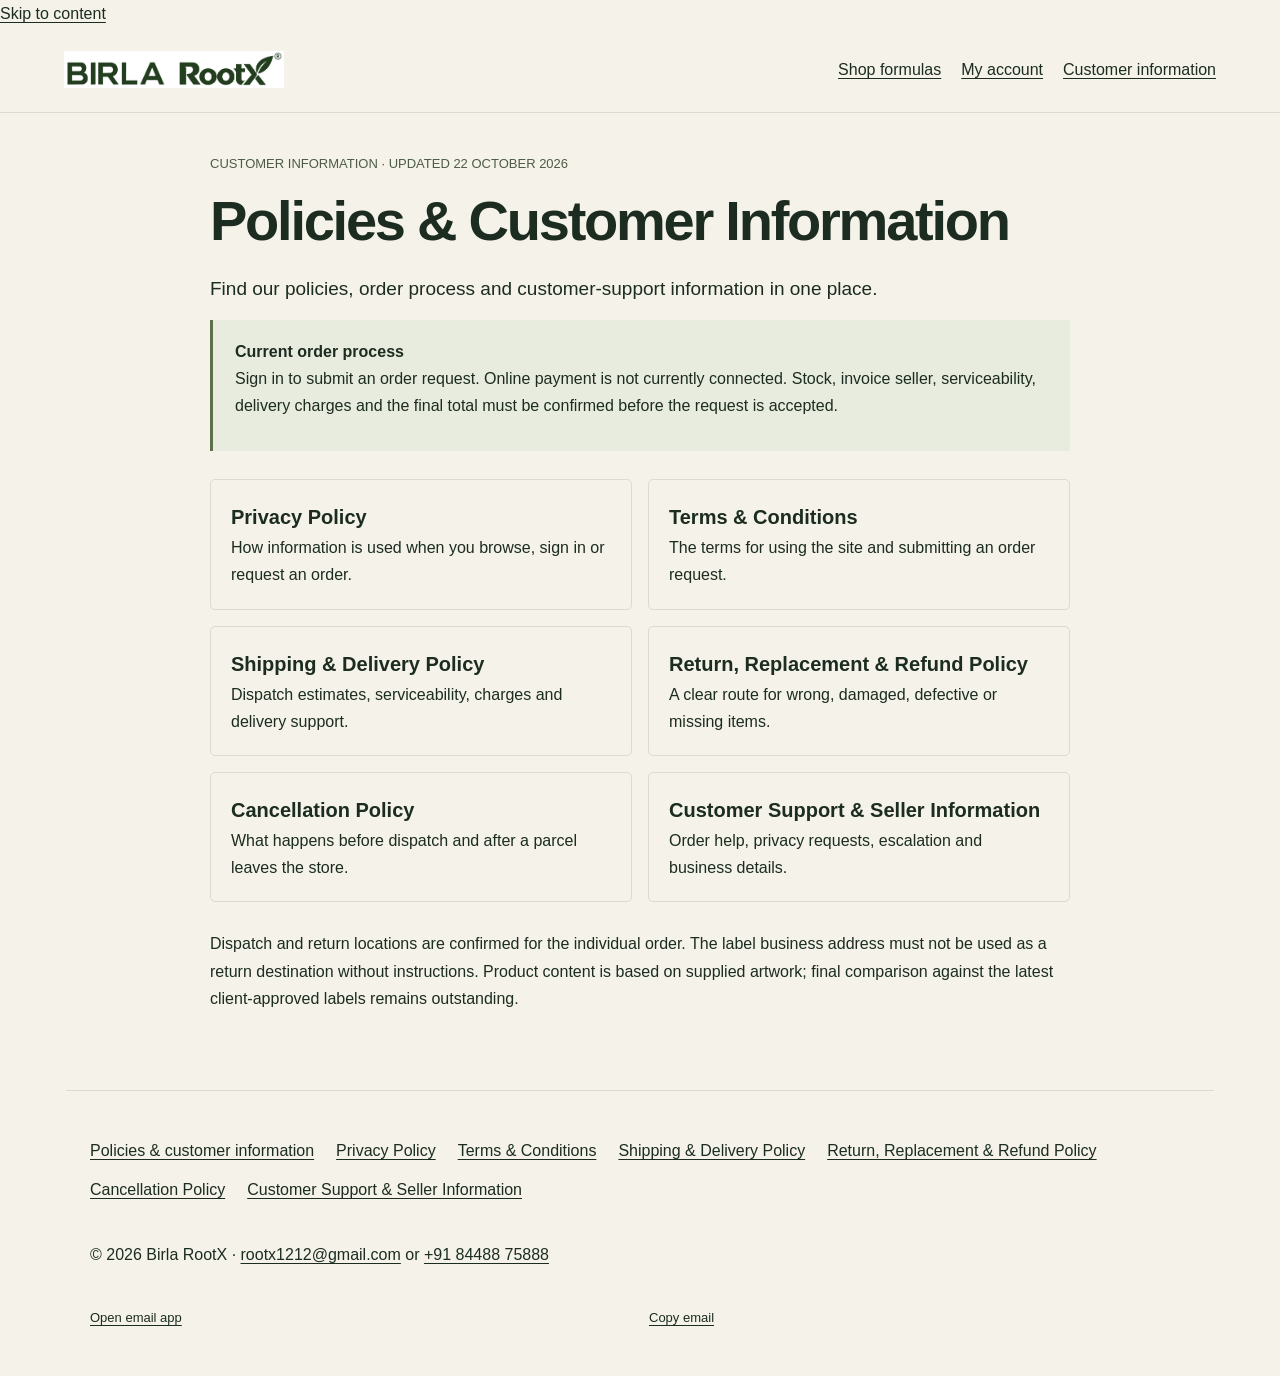
<file: policies/index.html>
<!doctype html><html lang="en"><head><meta charset="utf-8"><meta name="viewport" content="width=device-width,initial-scale=1"><meta name="theme-color" content="#f4f2e9"><title>Policies &amp; Customer Information | Birla RootX</title><meta name="description" content="Find our policies, order process and customer-support information in one place."><meta name="robots" content="noindex,follow"><link rel="canonical" href="https://birlarootx.com/policies/index.html"><link rel="icon" href="/favicon.svg" type="image/svg+xml"><link rel="stylesheet" href="/customer-info.css?v=20261022"><link rel="stylesheet" href="/customer-contact.css?v=20261022"></head><body class="policy-body"><a class="skip-link" href="#main">Skip to content</a><header class="policy-header"><a href="/" aria-label="Birla RootX home"><img src="/birla-rootx-original-logo.png" alt="Birla RootX" width="2153" height="359"></a><nav aria-label="Main navigation"><a href="/#products">Shop formulas</a><a href="/account.html">My account</a><a href="/policies/index.html">Customer information</a></nav></header><main id="main" class="policy-main"><p class="policy-meta">CUSTOMER INFORMATION · UPDATED 22 OCTOBER 2026</p><h1>Policies &amp; Customer Information</h1><p class="policy-intro">Find our policies, order process and customer-support information in one place.</p><div class="policy-status"><strong>Current order process</strong><p>Sign in to submit an order request. Online payment is not currently connected. Stock, invoice seller, serviceability, delivery charges and the final total must be confirmed before the request is accepted.</p></div><div class="policy-grid"><a class="policy-card" href="/policies/privacy.html"><strong>Privacy Policy</strong><span>How information is used when you browse, sign in or request an order.</span></a><a class="policy-card" href="/policies/terms.html"><strong>Terms &amp; Conditions</strong><span>The terms for using the site and submitting an order request.</span></a><a class="policy-card" href="/policies/shipping.html"><strong>Shipping &amp; Delivery Policy</strong><span>Dispatch estimates, serviceability, charges and delivery support.</span></a><a class="policy-card" href="/policies/returns.html"><strong>Return, Replacement &amp; Refund Policy</strong><span>A clear route for wrong, damaged, defective or missing items.</span></a><a class="policy-card" href="/policies/cancellation.html"><strong>Cancellation Policy</strong><span>What happens before dispatch and after a parcel leaves the store.</span></a><a class="policy-card" href="/policies/support.html"><strong>Customer Support &amp; Seller Information</strong><span>Order help, privacy requests, escalation and business details.</span></a></div><p>Dispatch and return locations are confirmed for the individual order. The label business address must not be used as a return destination without instructions. Product content is based on supplied artwork; final comparison against the latest client-approved labels remains outstanding.</p></main><footer class="policy-footer"><nav class="policy-links" aria-label="Policies and customer information"><a href="/policies/index.html">Policies &amp; customer information</a><a href="/policies/privacy.html">Privacy Policy</a><a href="/policies/terms.html">Terms &amp; Conditions</a><a href="/policies/shipping.html">Shipping &amp; Delivery Policy</a><a href="/policies/returns.html">Return, Replacement &amp; Refund Policy</a><a href="/policies/cancellation.html">Cancellation Policy</a><a href="/policies/support.html">Customer Support &amp; Seller Information</a></nav><p>© 2026 Birla RootX · <a href="mailto:rootx1212@gmail.com">rootx1212@gmail.com</a> or <a href="tel:+918448875888">+91 84488 75888</a></p></footer><script src="/customer-contact.js?v=20261022" defer></script></body></html>
</file>
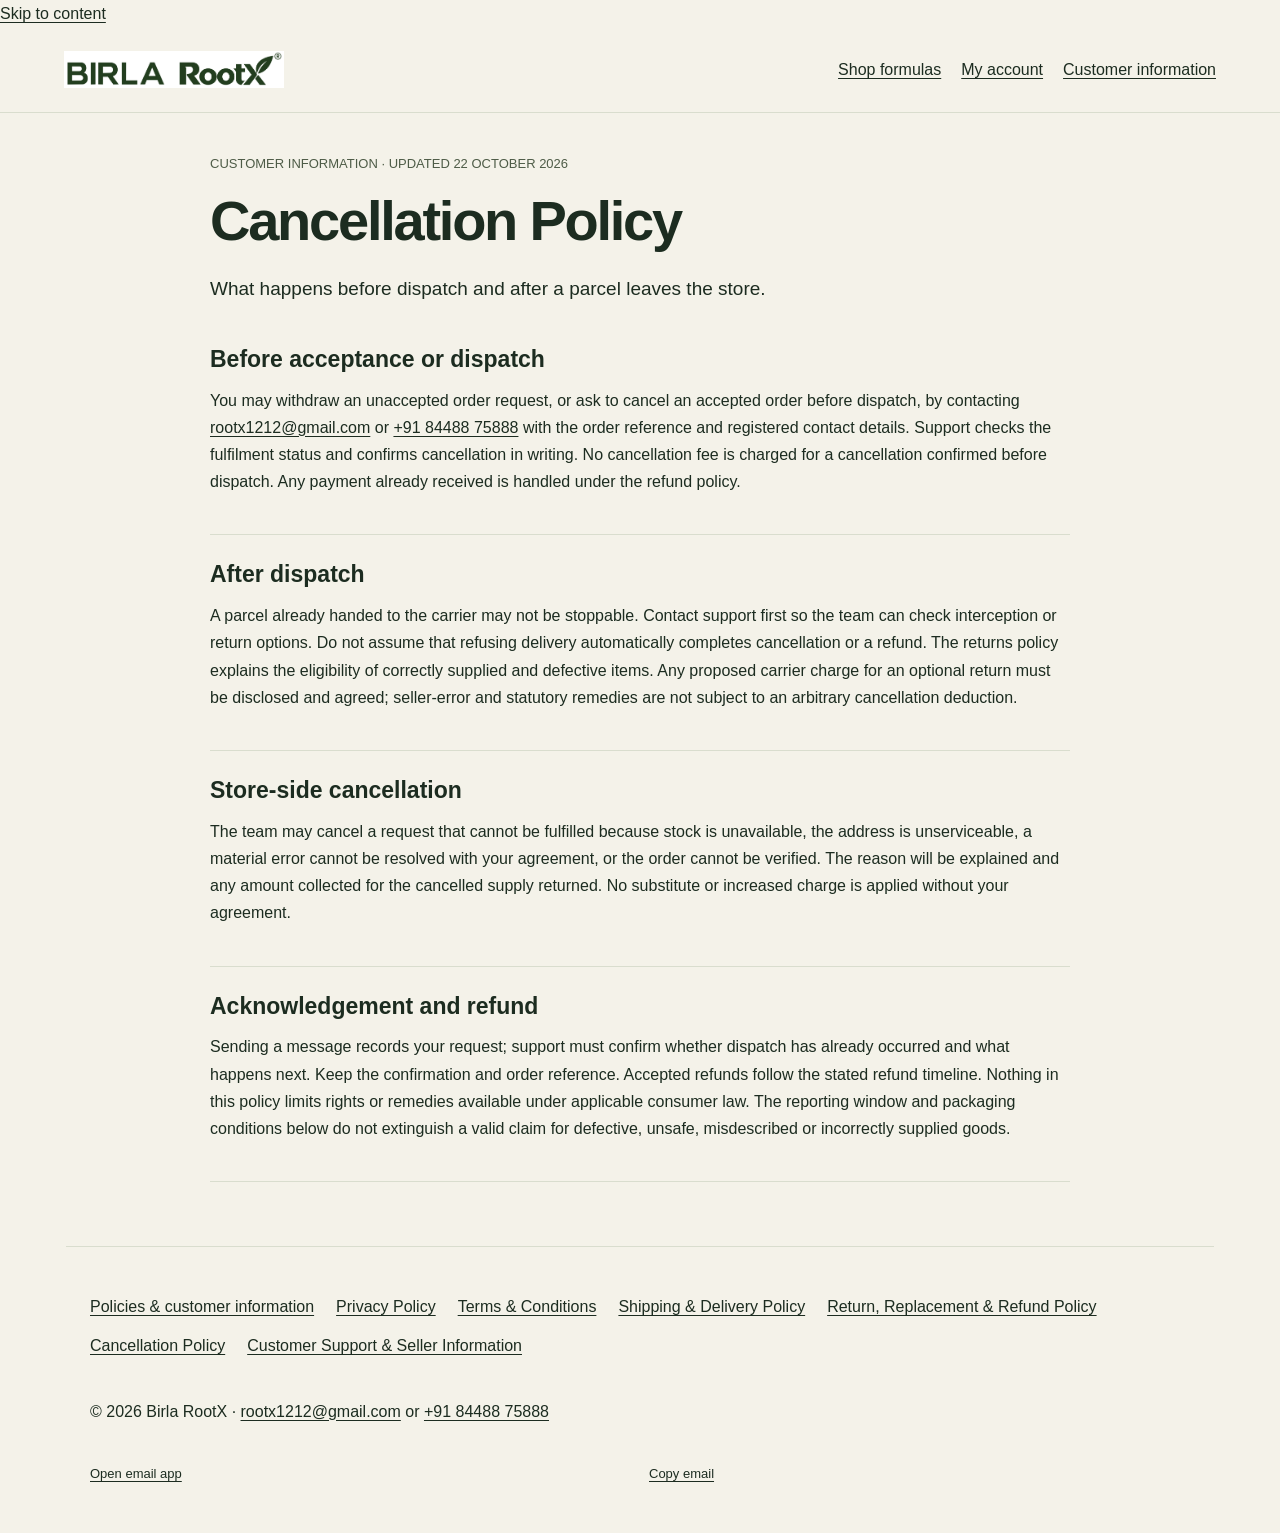
<file: policies/cancellation.html>
<!doctype html><html lang="en"><head><meta charset="utf-8"><meta name="viewport" content="width=device-width,initial-scale=1"><meta name="theme-color" content="#f4f2e9"><title>Cancellation Policy | Birla RootX</title><meta name="description" content="What happens before dispatch and after a parcel leaves the store."><meta name="robots" content="noindex,follow"><link rel="canonical" href="https://birlarootx.com/policies/cancellation.html"><link rel="icon" href="/favicon.svg" type="image/svg+xml"><link rel="stylesheet" href="/customer-info.css?v=20261022"><link rel="stylesheet" href="/customer-contact.css?v=20261022"></head><body class="policy-body"><a class="skip-link" href="#main">Skip to content</a><header class="policy-header"><a href="/" aria-label="Birla RootX home"><img src="/birla-rootx-original-logo.png" alt="Birla RootX" width="2153" height="359"></a><nav aria-label="Main navigation"><a href="/#products">Shop formulas</a><a href="/account.html">My account</a><a href="/policies/index.html">Customer information</a></nav></header><main id="main" class="policy-main"><p class="policy-meta">CUSTOMER INFORMATION · UPDATED 22 OCTOBER 2026</p><h1>Cancellation Policy</h1><p class="policy-intro">What happens before dispatch and after a parcel leaves the store.</p><section><h2>Before acceptance or dispatch</h2><p>You may withdraw an unaccepted order request, or ask to cancel an accepted order before dispatch, by contacting <a href="mailto:rootx1212@gmail.com">rootx1212@gmail.com</a> or <a href="tel:+918448875888">+91 84488 75888</a> with the order reference and registered contact details. Support checks the fulfilment status and confirms cancellation in writing. No cancellation fee is charged for a cancellation confirmed before dispatch. Any payment already received is handled under the refund policy.</p></section><section><h2>After dispatch</h2><p>A parcel already handed to the carrier may not be stoppable. Contact support first so the team can check interception or return options. Do not assume that refusing delivery automatically completes cancellation or a refund. The returns policy explains the eligibility of correctly supplied and defective items. Any proposed carrier charge for an optional return must be disclosed and agreed; seller-error and statutory remedies are not subject to an arbitrary cancellation deduction.</p></section><section><h2>Store-side cancellation</h2><p>The team may cancel a request that cannot be fulfilled because stock is unavailable, the address is unserviceable, a material error cannot be resolved with your agreement, or the order cannot be verified. The reason will be explained and any amount collected for the cancelled supply returned. No substitute or increased charge is applied without your agreement.</p></section><section><h2>Acknowledgement and refund</h2><p>Sending a message records your request; support must confirm whether dispatch has already occurred and what happens next. Keep the confirmation and order reference. Accepted refunds follow the stated refund timeline. Nothing in this policy limits rights or remedies available under applicable consumer law. The reporting window and packaging conditions below do not extinguish a valid claim for defective, unsafe, misdescribed or incorrectly supplied goods.</p></section></main><footer class="policy-footer"><nav class="policy-links" aria-label="Policies and customer information"><a href="/policies/index.html">Policies &amp; customer information</a><a href="/policies/privacy.html">Privacy Policy</a><a href="/policies/terms.html">Terms &amp; Conditions</a><a href="/policies/shipping.html">Shipping &amp; Delivery Policy</a><a href="/policies/returns.html">Return, Replacement &amp; Refund Policy</a><a href="/policies/cancellation.html">Cancellation Policy</a><a href="/policies/support.html">Customer Support &amp; Seller Information</a></nav><p>© 2026 Birla RootX · <a href="mailto:rootx1212@gmail.com">rootx1212@gmail.com</a> or <a href="tel:+918448875888">+91 84488 75888</a></p></footer><script src="/customer-contact.js?v=20261022" defer></script></body></html>
</file>
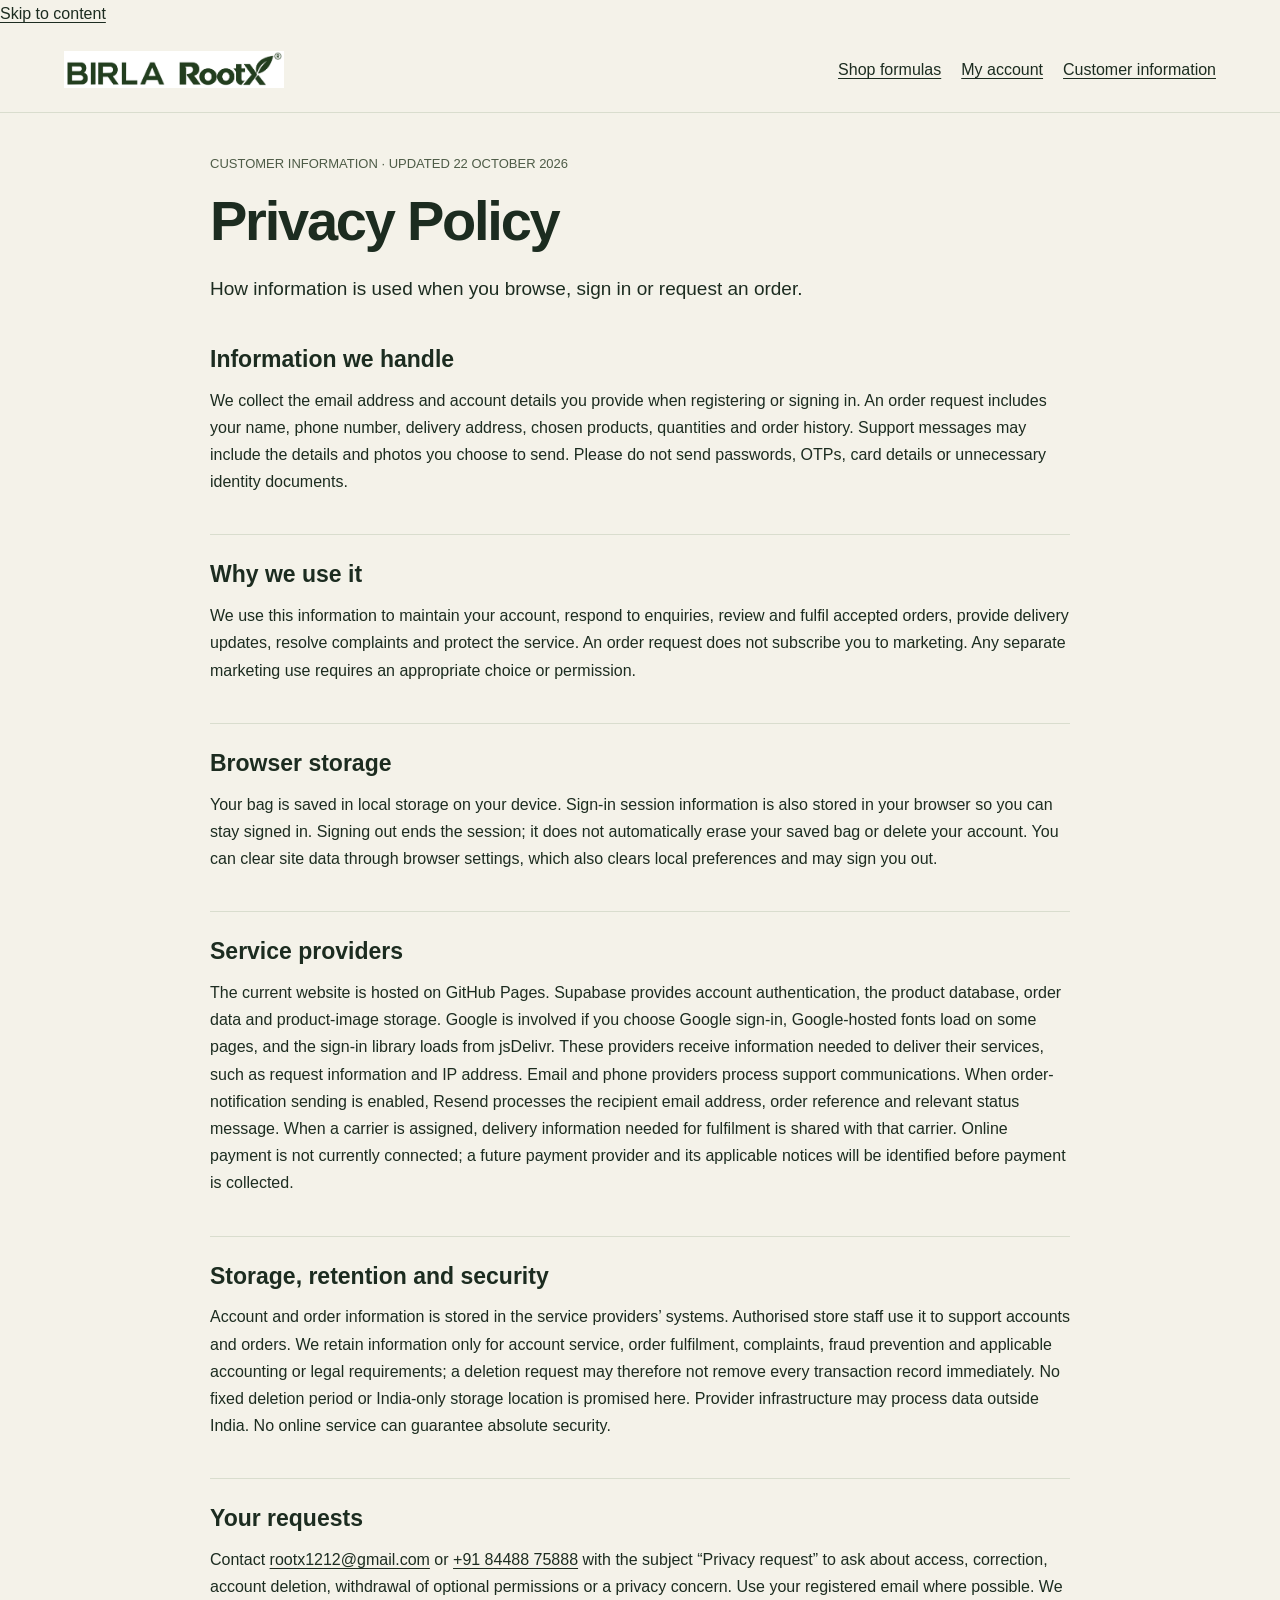
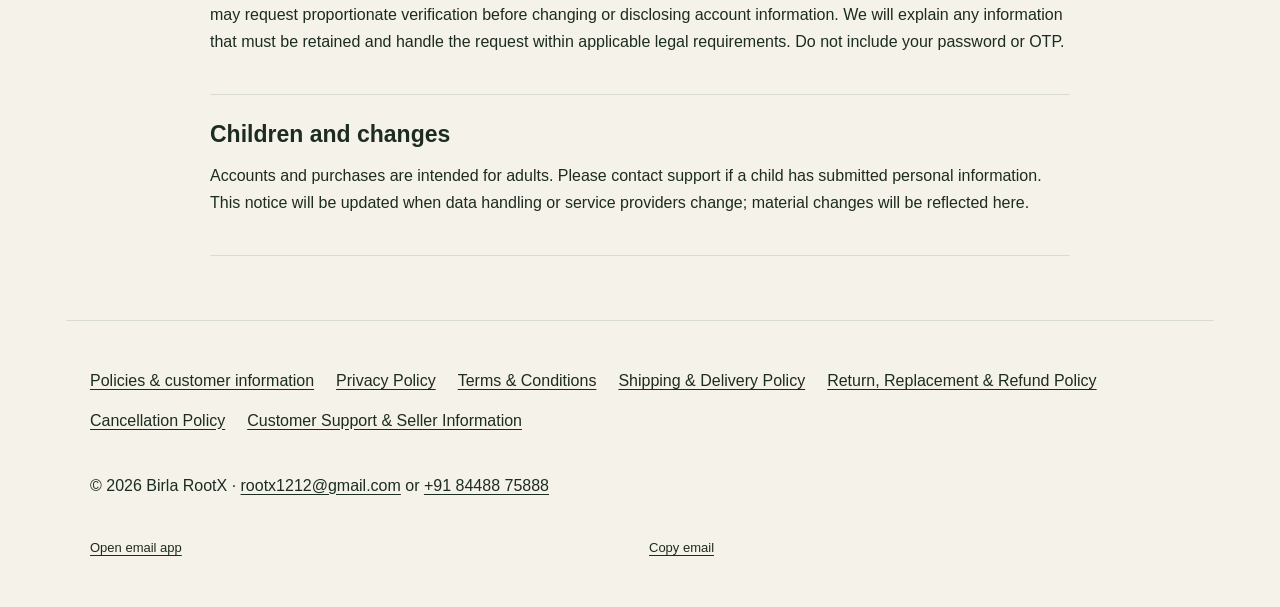
<file: policies/privacy.html>
<!doctype html><html lang="en"><head><meta charset="utf-8"><meta name="viewport" content="width=device-width,initial-scale=1"><meta name="theme-color" content="#f4f2e9"><title>Privacy Policy | Birla RootX</title><meta name="description" content="How information is used when you browse, sign in or request an order."><meta name="robots" content="noindex,follow"><link rel="canonical" href="https://birlarootx.com/policies/privacy.html"><link rel="icon" href="/favicon.svg" type="image/svg+xml"><link rel="stylesheet" href="/customer-info.css?v=20261022"><link rel="stylesheet" href="/customer-contact.css?v=20261022"></head><body class="policy-body"><a class="skip-link" href="#main">Skip to content</a><header class="policy-header"><a href="/" aria-label="Birla RootX home"><img src="/birla-rootx-original-logo.png" alt="Birla RootX" width="2153" height="359"></a><nav aria-label="Main navigation"><a href="/#products">Shop formulas</a><a href="/account.html">My account</a><a href="/policies/index.html">Customer information</a></nav></header><main id="main" class="policy-main"><p class="policy-meta">CUSTOMER INFORMATION · UPDATED 22 OCTOBER 2026</p><h1>Privacy Policy</h1><p class="policy-intro">How information is used when you browse, sign in or request an order.</p><section><h2>Information we handle</h2><p>We collect the email address and account details you provide when registering or signing in. An order request includes your name, phone number, delivery address, chosen products, quantities and order history. Support messages may include the details and photos you choose to send. Please do not send passwords, OTPs, card details or unnecessary identity documents.</p></section><section><h2>Why we use it</h2><p>We use this information to maintain your account, respond to enquiries, review and fulfil accepted orders, provide delivery updates, resolve complaints and protect the service. An order request does not subscribe you to marketing. Any separate marketing use requires an appropriate choice or permission.</p></section><section><h2>Browser storage</h2><p>Your bag is saved in local storage on your device. Sign-in session information is also stored in your browser so you can stay signed in. Signing out ends the session; it does not automatically erase your saved bag or delete your account. You can clear site data through browser settings, which also clears local preferences and may sign you out.</p></section><section><h2>Service providers</h2><p>The current website is hosted on GitHub Pages. Supabase provides account authentication, the product database, order data and product-image storage. Google is involved if you choose Google sign-in, Google-hosted fonts load on some pages, and the sign-in library loads from jsDelivr. These providers receive information needed to deliver their services, such as request information and IP address. Email and phone providers process support communications. When order-notification sending is enabled, Resend processes the recipient email address, order reference and relevant status message. When a carrier is assigned, delivery information needed for fulfilment is shared with that carrier. Online payment is not currently connected; a future payment provider and its applicable notices will be identified before payment is collected.</p></section><section><h2>Storage, retention and security</h2><p>Account and order information is stored in the service providers’ systems. Authorised store staff use it to support accounts and orders. We retain information only for account service, order fulfilment, complaints, fraud prevention and applicable accounting or legal requirements; a deletion request may therefore not remove every transaction record immediately. No fixed deletion period or India-only storage location is promised here. Provider infrastructure may process data outside India. No online service can guarantee absolute security.</p></section><section><h2>Your requests</h2><p>Contact <a href="mailto:rootx1212@gmail.com">rootx1212@gmail.com</a> or <a href="tel:+918448875888">+91 84488 75888</a> with the subject “Privacy request” to ask about access, correction, account deletion, withdrawal of optional permissions or a privacy concern. Use your registered email where possible. We may request proportionate verification before changing or disclosing account information. We will explain any information that must be retained and handle the request within applicable legal requirements. Do not include your password or OTP.</p></section><section><h2>Children and changes</h2><p>Accounts and purchases are intended for adults. Please contact support if a child has submitted personal information. This notice will be updated when data handling or service providers change; material changes will be reflected here.</p></section></main><footer class="policy-footer"><nav class="policy-links" aria-label="Policies and customer information"><a href="/policies/index.html">Policies &amp; customer information</a><a href="/policies/privacy.html">Privacy Policy</a><a href="/policies/terms.html">Terms &amp; Conditions</a><a href="/policies/shipping.html">Shipping &amp; Delivery Policy</a><a href="/policies/returns.html">Return, Replacement &amp; Refund Policy</a><a href="/policies/cancellation.html">Cancellation Policy</a><a href="/policies/support.html">Customer Support &amp; Seller Information</a></nav><p>© 2026 Birla RootX · <a href="mailto:rootx1212@gmail.com">rootx1212@gmail.com</a> or <a href="tel:+918448875888">+91 84488 75888</a></p></footer><script src="/customer-contact.js?v=20261022" defer></script></body></html>
</file>
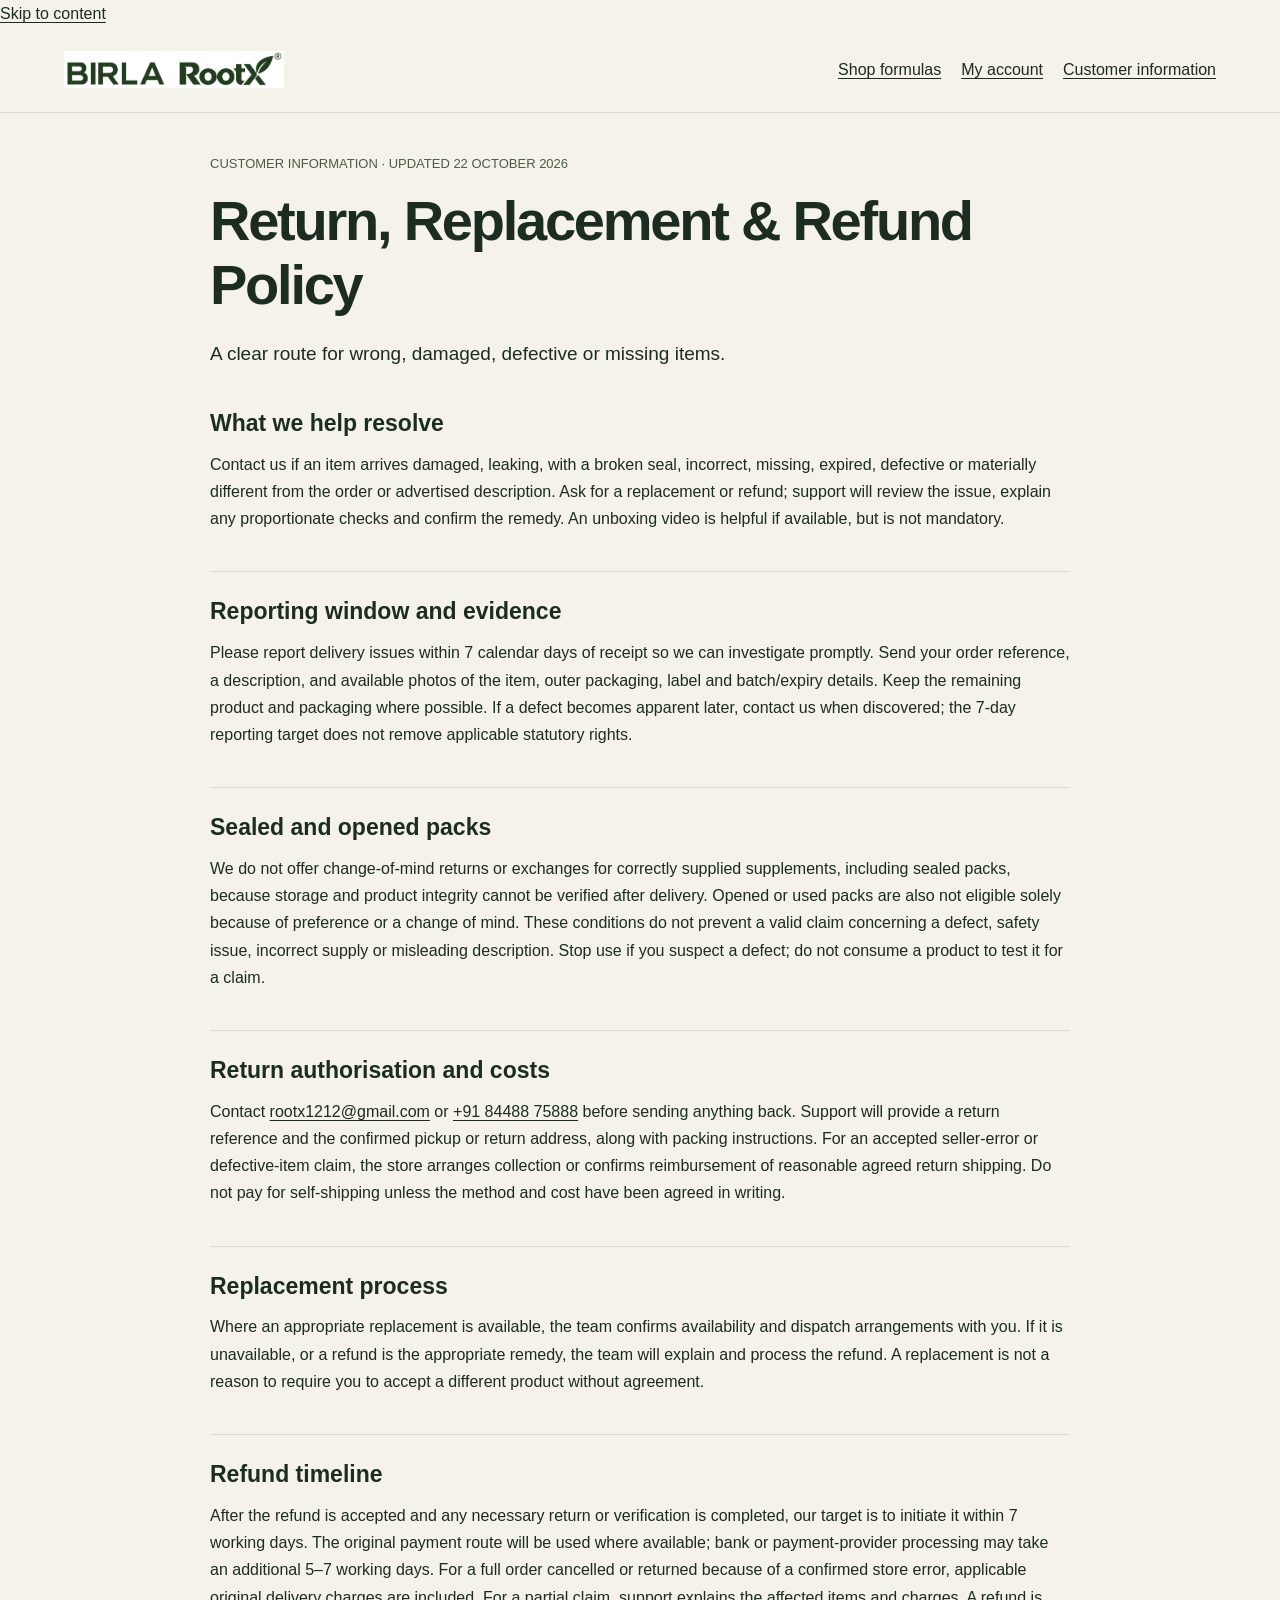
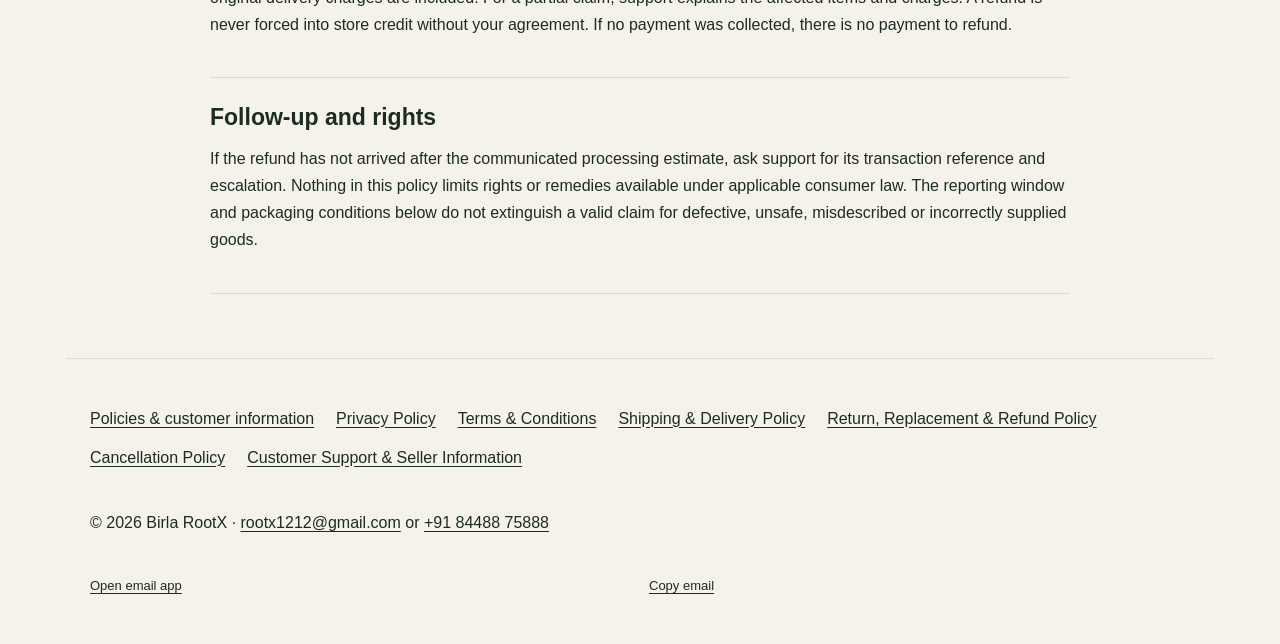
<file: policies/returns.html>
<!doctype html><html lang="en"><head><meta charset="utf-8"><meta name="viewport" content="width=device-width,initial-scale=1"><meta name="theme-color" content="#f4f2e9"><title>Return, Replacement &amp; Refund Policy | Birla RootX</title><meta name="description" content="A clear route for wrong, damaged, defective or missing items."><meta name="robots" content="noindex,follow"><link rel="canonical" href="https://birlarootx.com/policies/returns.html"><link rel="icon" href="/favicon.svg" type="image/svg+xml"><link rel="stylesheet" href="/customer-info.css?v=20261022"><link rel="stylesheet" href="/customer-contact.css?v=20261022"></head><body class="policy-body"><a class="skip-link" href="#main">Skip to content</a><header class="policy-header"><a href="/" aria-label="Birla RootX home"><img src="/birla-rootx-original-logo.png" alt="Birla RootX" width="2153" height="359"></a><nav aria-label="Main navigation"><a href="/#products">Shop formulas</a><a href="/account.html">My account</a><a href="/policies/index.html">Customer information</a></nav></header><main id="main" class="policy-main"><p class="policy-meta">CUSTOMER INFORMATION · UPDATED 22 OCTOBER 2026</p><h1>Return, Replacement &amp; Refund Policy</h1><p class="policy-intro">A clear route for wrong, damaged, defective or missing items.</p><section><h2>What we help resolve</h2><p>Contact us if an item arrives damaged, leaking, with a broken seal, incorrect, missing, expired, defective or materially different from the order or advertised description. Ask for a replacement or refund; support will review the issue, explain any proportionate checks and confirm the remedy. An unboxing video is helpful if available, but is not mandatory.</p></section><section><h2>Reporting window and evidence</h2><p>Please report delivery issues within 7 calendar days of receipt so we can investigate promptly. Send your order reference, a description, and available photos of the item, outer packaging, label and batch/expiry details. Keep the remaining product and packaging where possible. If a defect becomes apparent later, contact us when discovered; the 7-day reporting target does not remove applicable statutory rights.</p></section><section><h2>Sealed and opened packs</h2><p>We do not offer change-of-mind returns or exchanges for correctly supplied supplements, including sealed packs, because storage and product integrity cannot be verified after delivery. Opened or used packs are also not eligible solely because of preference or a change of mind. These conditions do not prevent a valid claim concerning a defect, safety issue, incorrect supply or misleading description. Stop use if you suspect a defect; do not consume a product to test it for a claim.</p></section><section><h2>Return authorisation and costs</h2><p>Contact <a href="mailto:rootx1212@gmail.com">rootx1212@gmail.com</a> or <a href="tel:+918448875888">+91 84488 75888</a> before sending anything back. Support will provide a return reference and the confirmed pickup or return address, along with packing instructions. For an accepted seller-error or defective-item claim, the store arranges collection or confirms reimbursement of reasonable agreed return shipping. Do not pay for self-shipping unless the method and cost have been agreed in writing.</p></section><section><h2>Replacement process</h2><p>Where an appropriate replacement is available, the team confirms availability and dispatch arrangements with you. If it is unavailable, or a refund is the appropriate remedy, the team will explain and process the refund. A replacement is not a reason to require you to accept a different product without agreement.</p></section><section><h2>Refund timeline</h2><p>After the refund is accepted and any necessary return or verification is completed, our target is to initiate it within 7 working days. The original payment route will be used where available; bank or payment-provider processing may take an additional 5–7 working days. For a full order cancelled or returned because of a confirmed store error, applicable original delivery charges are included. For a partial claim, support explains the affected items and charges. A refund is never forced into store credit without your agreement. If no payment was collected, there is no payment to refund.</p></section><section><h2>Follow-up and rights</h2><p>If the refund has not arrived after the communicated processing estimate, ask support for its transaction reference and escalation. Nothing in this policy limits rights or remedies available under applicable consumer law. The reporting window and packaging conditions below do not extinguish a valid claim for defective, unsafe, misdescribed or incorrectly supplied goods.</p></section></main><footer class="policy-footer"><nav class="policy-links" aria-label="Policies and customer information"><a href="/policies/index.html">Policies &amp; customer information</a><a href="/policies/privacy.html">Privacy Policy</a><a href="/policies/terms.html">Terms &amp; Conditions</a><a href="/policies/shipping.html">Shipping &amp; Delivery Policy</a><a href="/policies/returns.html">Return, Replacement &amp; Refund Policy</a><a href="/policies/cancellation.html">Cancellation Policy</a><a href="/policies/support.html">Customer Support &amp; Seller Information</a></nav><p>© 2026 Birla RootX · <a href="mailto:rootx1212@gmail.com">rootx1212@gmail.com</a> or <a href="tel:+918448875888">+91 84488 75888</a></p></footer><script src="/customer-contact.js?v=20261022" defer></script></body></html>
</file>
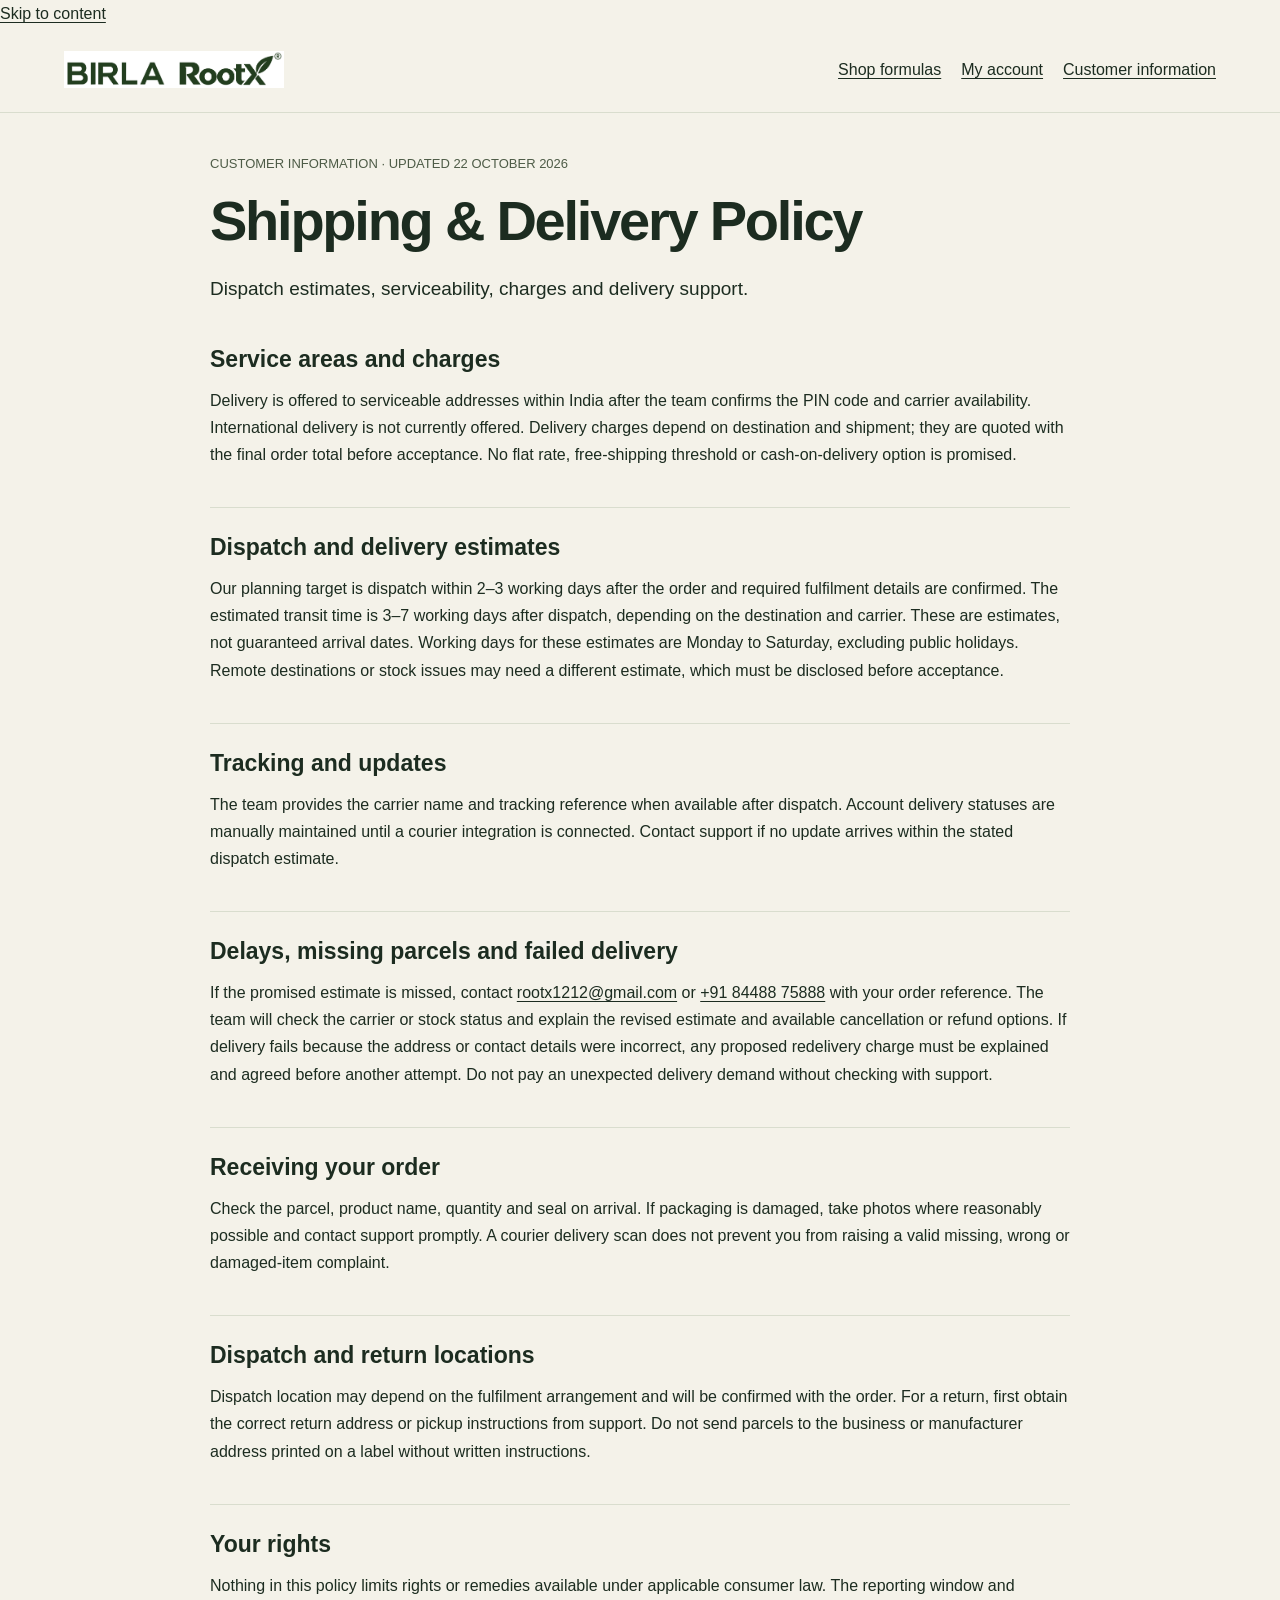
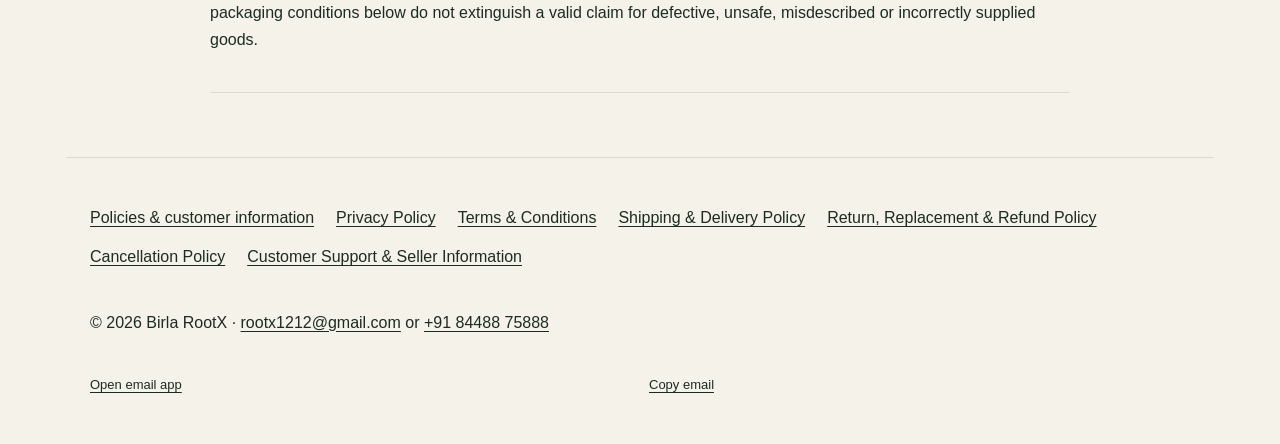
<file: policies/shipping.html>
<!doctype html><html lang="en"><head><meta charset="utf-8"><meta name="viewport" content="width=device-width,initial-scale=1"><meta name="theme-color" content="#f4f2e9"><title>Shipping &amp; Delivery Policy | Birla RootX</title><meta name="description" content="Dispatch estimates, serviceability, charges and delivery support."><meta name="robots" content="noindex,follow"><link rel="canonical" href="https://birlarootx.com/policies/shipping.html"><link rel="icon" href="/favicon.svg" type="image/svg+xml"><link rel="stylesheet" href="/customer-info.css?v=20261022"><link rel="stylesheet" href="/customer-contact.css?v=20261022"></head><body class="policy-body"><a class="skip-link" href="#main">Skip to content</a><header class="policy-header"><a href="/" aria-label="Birla RootX home"><img src="/birla-rootx-original-logo.png" alt="Birla RootX" width="2153" height="359"></a><nav aria-label="Main navigation"><a href="/#products">Shop formulas</a><a href="/account.html">My account</a><a href="/policies/index.html">Customer information</a></nav></header><main id="main" class="policy-main"><p class="policy-meta">CUSTOMER INFORMATION · UPDATED 22 OCTOBER 2026</p><h1>Shipping &amp; Delivery Policy</h1><p class="policy-intro">Dispatch estimates, serviceability, charges and delivery support.</p><section><h2>Service areas and charges</h2><p>Delivery is offered to serviceable addresses within India after the team confirms the PIN code and carrier availability. International delivery is not currently offered. Delivery charges depend on destination and shipment; they are quoted with the final order total before acceptance. No flat rate, free-shipping threshold or cash-on-delivery option is promised.</p></section><section><h2>Dispatch and delivery estimates</h2><p>Our planning target is dispatch within 2–3 working days after the order and required fulfilment details are confirmed. The estimated transit time is 3–7 working days after dispatch, depending on the destination and carrier. These are estimates, not guaranteed arrival dates. Working days for these estimates are Monday to Saturday, excluding public holidays. Remote destinations or stock issues may need a different estimate, which must be disclosed before acceptance.</p></section><section><h2>Tracking and updates</h2><p>The team provides the carrier name and tracking reference when available after dispatch. Account delivery statuses are manually maintained until a courier integration is connected. Contact support if no update arrives within the stated dispatch estimate.</p></section><section><h2>Delays, missing parcels and failed delivery</h2><p>If the promised estimate is missed, contact <a href="mailto:rootx1212@gmail.com">rootx1212@gmail.com</a> or <a href="tel:+918448875888">+91 84488 75888</a> with your order reference. The team will check the carrier or stock status and explain the revised estimate and available cancellation or refund options. If delivery fails because the address or contact details were incorrect, any proposed redelivery charge must be explained and agreed before another attempt. Do not pay an unexpected delivery demand without checking with support.</p></section><section><h2>Receiving your order</h2><p>Check the parcel, product name, quantity and seal on arrival. If packaging is damaged, take photos where reasonably possible and contact support promptly. A courier delivery scan does not prevent you from raising a valid missing, wrong or damaged-item complaint.</p></section><section><h2>Dispatch and return locations</h2><p>Dispatch location may depend on the fulfilment arrangement and will be confirmed with the order. For a return, first obtain the correct return address or pickup instructions from support. Do not send parcels to the business or manufacturer address printed on a label without written instructions.</p></section><section><h2>Your rights</h2><p>Nothing in this policy limits rights or remedies available under applicable consumer law. The reporting window and packaging conditions below do not extinguish a valid claim for defective, unsafe, misdescribed or incorrectly supplied goods.</p></section></main><footer class="policy-footer"><nav class="policy-links" aria-label="Policies and customer information"><a href="/policies/index.html">Policies &amp; customer information</a><a href="/policies/privacy.html">Privacy Policy</a><a href="/policies/terms.html">Terms &amp; Conditions</a><a href="/policies/shipping.html">Shipping &amp; Delivery Policy</a><a href="/policies/returns.html">Return, Replacement &amp; Refund Policy</a><a href="/policies/cancellation.html">Cancellation Policy</a><a href="/policies/support.html">Customer Support &amp; Seller Information</a></nav><p>© 2026 Birla RootX · <a href="mailto:rootx1212@gmail.com">rootx1212@gmail.com</a> or <a href="tel:+918448875888">+91 84488 75888</a></p></footer><script src="/customer-contact.js?v=20261022" defer></script></body></html>
</file>
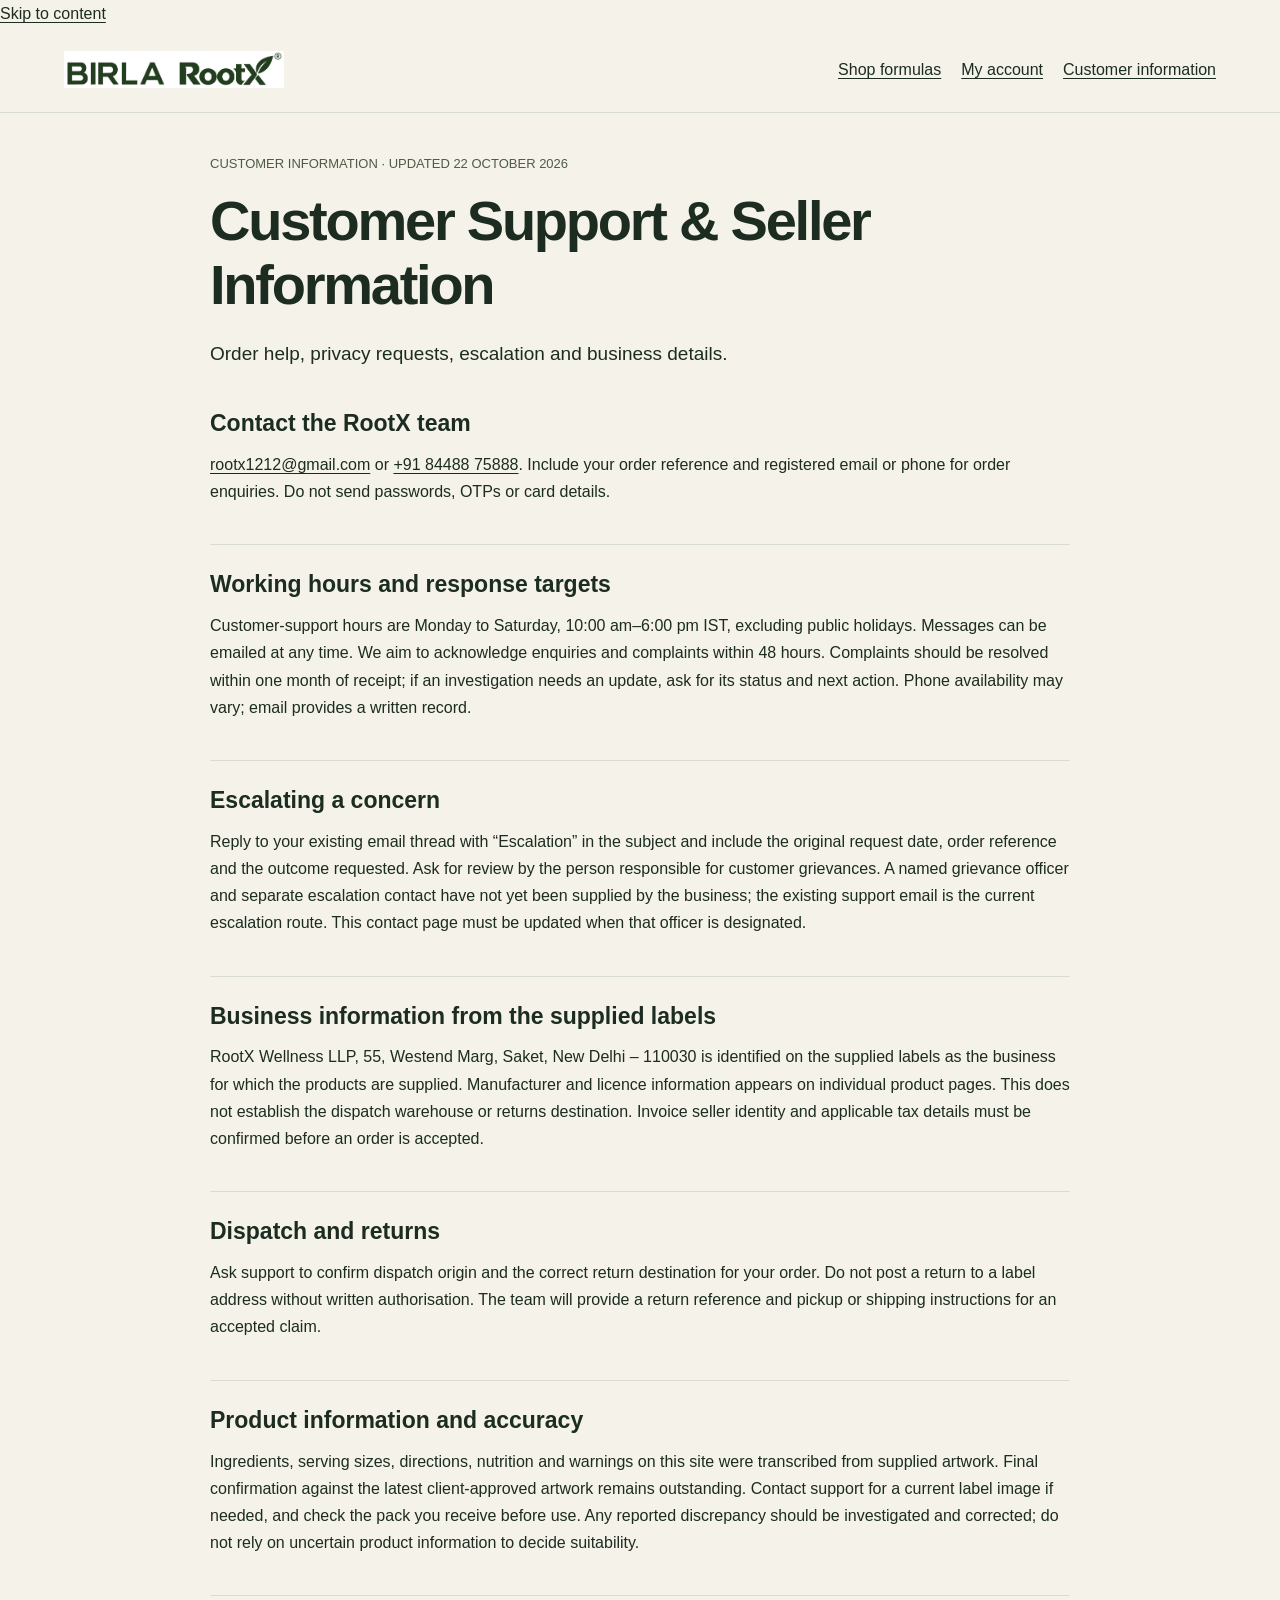
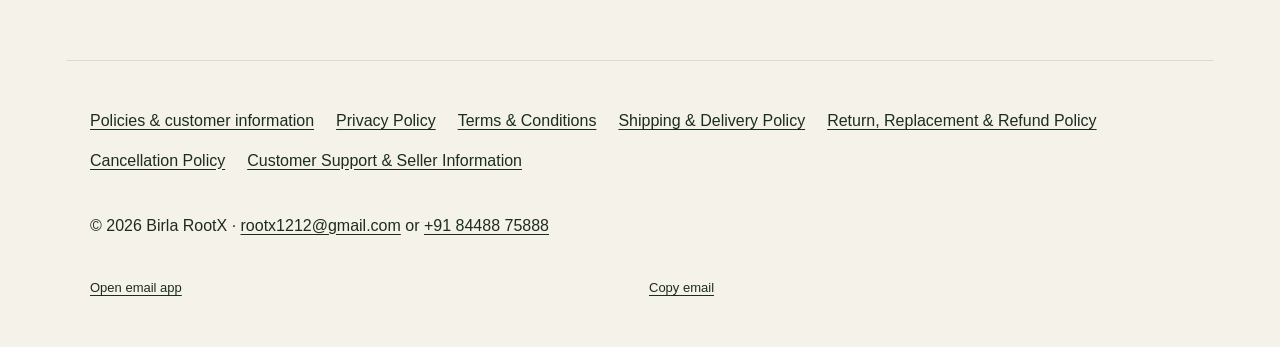
<file: policies/support.html>
<!doctype html><html lang="en"><head><meta charset="utf-8"><meta name="viewport" content="width=device-width,initial-scale=1"><meta name="theme-color" content="#f4f2e9"><title>Customer Support &amp; Seller Information | Birla RootX</title><meta name="description" content="Order help, privacy requests, escalation and business details."><meta name="robots" content="noindex,follow"><link rel="canonical" href="https://birlarootx.com/policies/support.html"><link rel="icon" href="/favicon.svg" type="image/svg+xml"><link rel="stylesheet" href="/customer-info.css?v=20261022"><link rel="stylesheet" href="/customer-contact.css?v=20261022"></head><body class="policy-body"><a class="skip-link" href="#main">Skip to content</a><header class="policy-header"><a href="/" aria-label="Birla RootX home"><img src="/birla-rootx-original-logo.png" alt="Birla RootX" width="2153" height="359"></a><nav aria-label="Main navigation"><a href="/#products">Shop formulas</a><a href="/account.html">My account</a><a href="/policies/index.html">Customer information</a></nav></header><main id="main" class="policy-main"><p class="policy-meta">CUSTOMER INFORMATION · UPDATED 22 OCTOBER 2026</p><h1>Customer Support &amp; Seller Information</h1><p class="policy-intro">Order help, privacy requests, escalation and business details.</p><section><h2>Contact the RootX team</h2><p><a href="mailto:rootx1212@gmail.com">rootx1212@gmail.com</a> or <a href="tel:+918448875888">+91 84488 75888</a>. Include your order reference and registered email or phone for order enquiries. Do not send passwords, OTPs or card details.</p></section><section><h2>Working hours and response targets</h2><p>Customer-support hours are Monday to Saturday, 10:00 am–6:00 pm IST, excluding public holidays. Messages can be emailed at any time. We aim to acknowledge enquiries and complaints within 48 hours. Complaints should be resolved within one month of receipt; if an investigation needs an update, ask for its status and next action. Phone availability may vary; email provides a written record.</p></section><section><h2>Escalating a concern</h2><p>Reply to your existing email thread with “Escalation” in the subject and include the original request date, order reference and the outcome requested. Ask for review by the person responsible for customer grievances. A named grievance officer and separate escalation contact have not yet been supplied by the business; the existing support email is the current escalation route. This contact page must be updated when that officer is designated.</p></section><section><h2>Business information from the supplied labels</h2><p>RootX Wellness LLP, 55, Westend Marg, Saket, New Delhi – 110030 is identified on the supplied labels as the business for which the products are supplied. Manufacturer and licence information appears on individual product pages. This does not establish the dispatch warehouse or returns destination. Invoice seller identity and applicable tax details must be confirmed before an order is accepted.</p></section><section><h2>Dispatch and returns</h2><p>Ask support to confirm dispatch origin and the correct return destination for your order. Do not post a return to a label address without written authorisation. The team will provide a return reference and pickup or shipping instructions for an accepted claim.</p></section><section><h2>Product information and accuracy</h2><p>Ingredients, serving sizes, directions, nutrition and warnings on this site were transcribed from supplied artwork. Final confirmation against the latest client-approved artwork remains outstanding. Contact support for a current label image if needed, and check the pack you receive before use. Any reported discrepancy should be investigated and corrected; do not rely on uncertain product information to decide suitability.</p></section></main><footer class="policy-footer"><nav class="policy-links" aria-label="Policies and customer information"><a href="/policies/index.html">Policies &amp; customer information</a><a href="/policies/privacy.html">Privacy Policy</a><a href="/policies/terms.html">Terms &amp; Conditions</a><a href="/policies/shipping.html">Shipping &amp; Delivery Policy</a><a href="/policies/returns.html">Return, Replacement &amp; Refund Policy</a><a href="/policies/cancellation.html">Cancellation Policy</a><a href="/policies/support.html">Customer Support &amp; Seller Information</a></nav><p>© 2026 Birla RootX · <a href="mailto:rootx1212@gmail.com">rootx1212@gmail.com</a> or <a href="tel:+918448875888">+91 84488 75888</a></p></footer><script src="/customer-contact.js?v=20261022" defer></script></body></html>
</file>
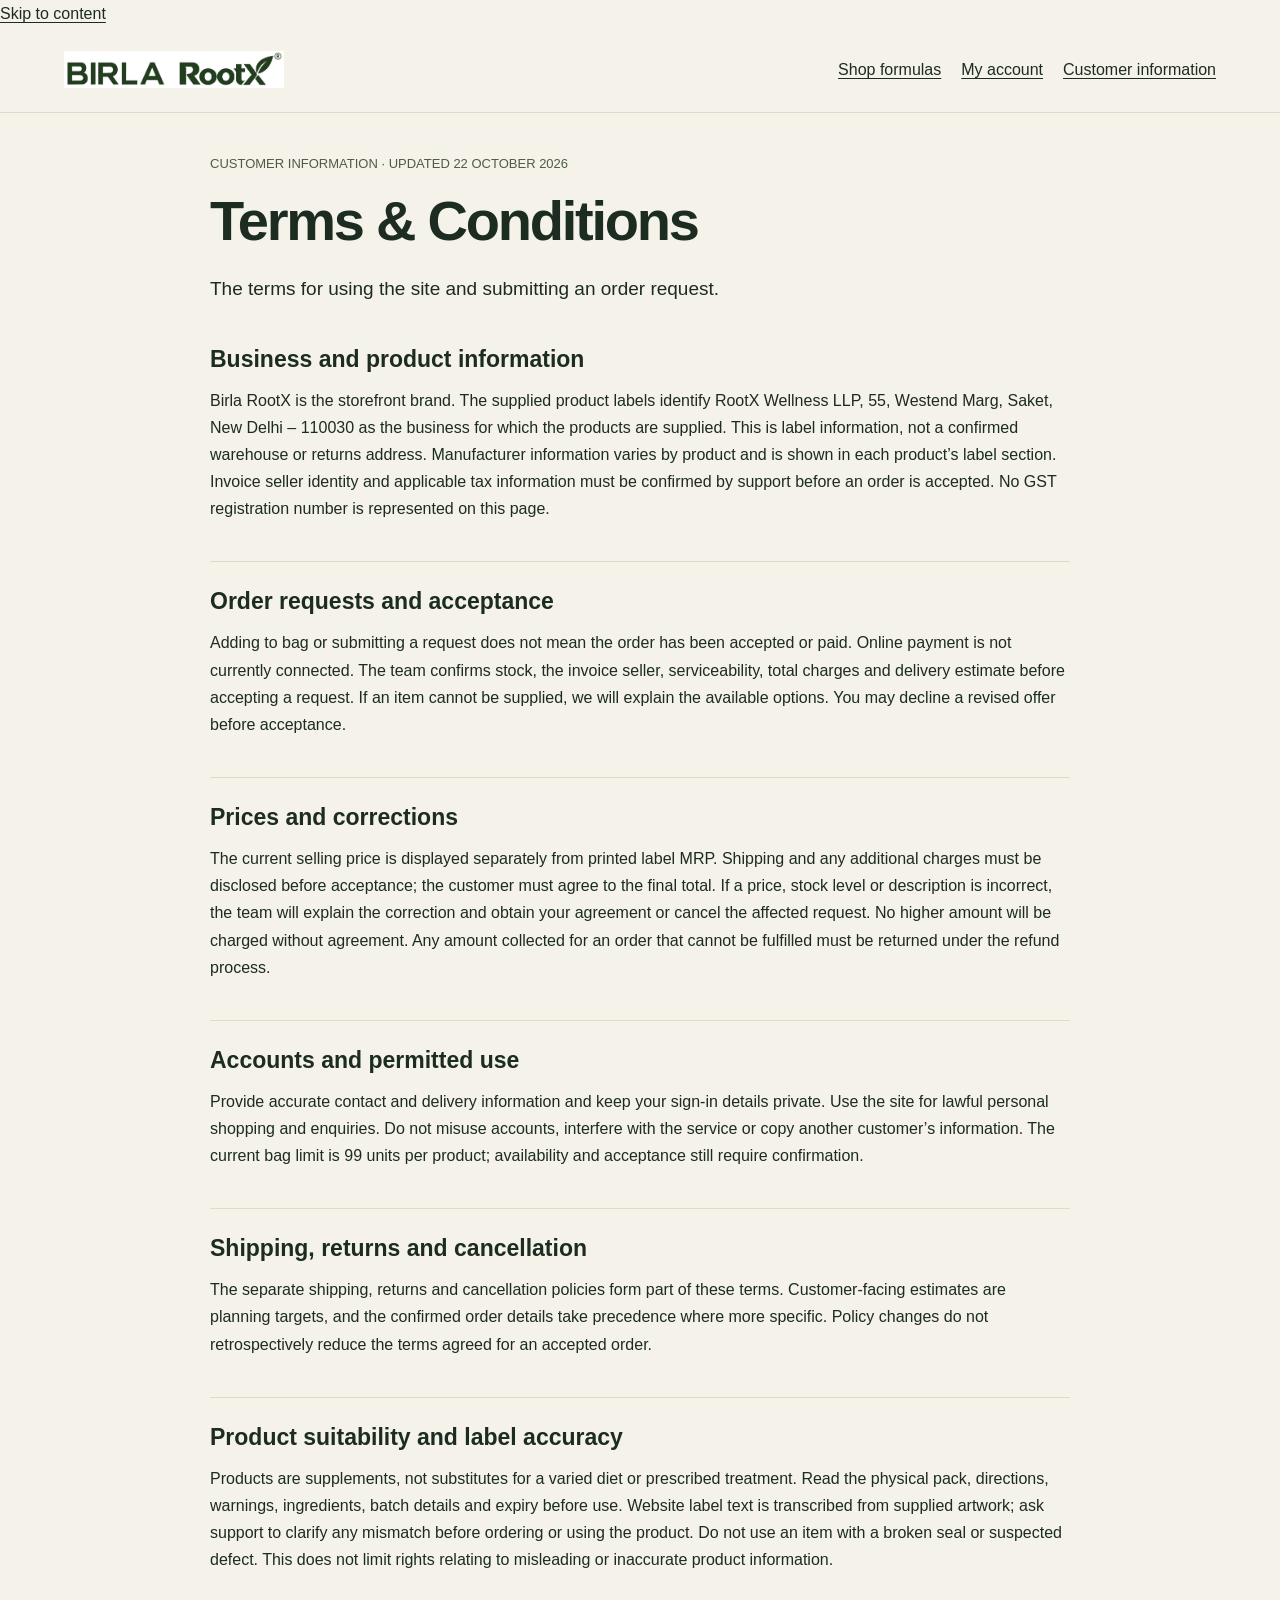
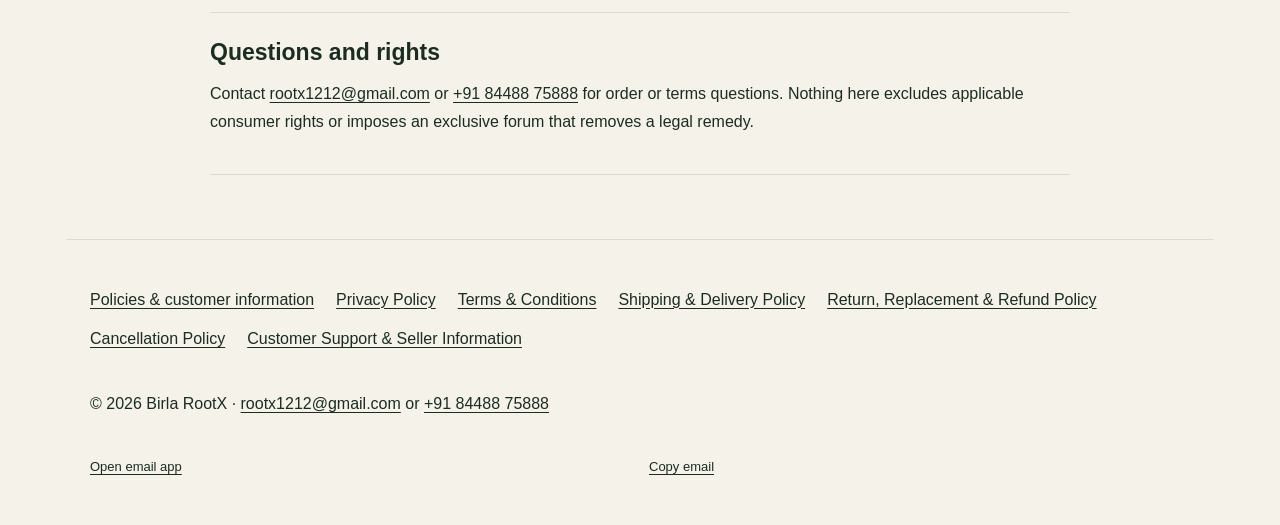
<file: policies/terms.html>
<!doctype html><html lang="en"><head><meta charset="utf-8"><meta name="viewport" content="width=device-width,initial-scale=1"><meta name="theme-color" content="#f4f2e9"><title>Terms &amp; Conditions | Birla RootX</title><meta name="description" content="The terms for using the site and submitting an order request."><meta name="robots" content="noindex,follow"><link rel="canonical" href="https://birlarootx.com/policies/terms.html"><link rel="icon" href="/favicon.svg" type="image/svg+xml"><link rel="stylesheet" href="/customer-info.css?v=20261022"><link rel="stylesheet" href="/customer-contact.css?v=20261022"></head><body class="policy-body"><a class="skip-link" href="#main">Skip to content</a><header class="policy-header"><a href="/" aria-label="Birla RootX home"><img src="/birla-rootx-original-logo.png" alt="Birla RootX" width="2153" height="359"></a><nav aria-label="Main navigation"><a href="/#products">Shop formulas</a><a href="/account.html">My account</a><a href="/policies/index.html">Customer information</a></nav></header><main id="main" class="policy-main"><p class="policy-meta">CUSTOMER INFORMATION · UPDATED 22 OCTOBER 2026</p><h1>Terms &amp; Conditions</h1><p class="policy-intro">The terms for using the site and submitting an order request.</p><section><h2>Business and product information</h2><p>Birla RootX is the storefront brand. The supplied product labels identify RootX Wellness LLP, 55, Westend Marg, Saket, New Delhi – 110030 as the business for which the products are supplied. This is label information, not a confirmed warehouse or returns address. Manufacturer information varies by product and is shown in each product’s label section. Invoice seller identity and applicable tax information must be confirmed by support before an order is accepted. No GST registration number is represented on this page.</p></section><section><h2>Order requests and acceptance</h2><p>Adding to bag or submitting a request does not mean the order has been accepted or paid. Online payment is not currently connected. The team confirms stock, the invoice seller, serviceability, total charges and delivery estimate before accepting a request. If an item cannot be supplied, we will explain the available options. You may decline a revised offer before acceptance.</p></section><section><h2>Prices and corrections</h2><p>The current selling price is displayed separately from printed label MRP. Shipping and any additional charges must be disclosed before acceptance; the customer must agree to the final total. If a price, stock level or description is incorrect, the team will explain the correction and obtain your agreement or cancel the affected request. No higher amount will be charged without agreement. Any amount collected for an order that cannot be fulfilled must be returned under the refund process.</p></section><section><h2>Accounts and permitted use</h2><p>Provide accurate contact and delivery information and keep your sign-in details private. Use the site for lawful personal shopping and enquiries. Do not misuse accounts, interfere with the service or copy another customer’s information. The current bag limit is 99 units per product; availability and acceptance still require confirmation.</p></section><section><h2>Shipping, returns and cancellation</h2><p>The separate shipping, returns and cancellation policies form part of these terms. Customer-facing estimates are planning targets, and the confirmed order details take precedence where more specific. Policy changes do not retrospectively reduce the terms agreed for an accepted order.</p></section><section><h2>Product suitability and label accuracy</h2><p>Products are supplements, not substitutes for a varied diet or prescribed treatment. Read the physical pack, directions, warnings, ingredients, batch details and expiry before use. Website label text is transcribed from supplied artwork; ask support to clarify any mismatch before ordering or using the product. Do not use an item with a broken seal or suspected defect. This does not limit rights relating to misleading or inaccurate product information.</p></section><section><h2>Questions and rights</h2><p>Contact <a href="mailto:rootx1212@gmail.com">rootx1212@gmail.com</a> or <a href="tel:+918448875888">+91 84488 75888</a> for order or terms questions. Nothing here excludes applicable consumer rights or imposes an exclusive forum that removes a legal remedy.</p></section></main><footer class="policy-footer"><nav class="policy-links" aria-label="Policies and customer information"><a href="/policies/index.html">Policies &amp; customer information</a><a href="/policies/privacy.html">Privacy Policy</a><a href="/policies/terms.html">Terms &amp; Conditions</a><a href="/policies/shipping.html">Shipping &amp; Delivery Policy</a><a href="/policies/returns.html">Return, Replacement &amp; Refund Policy</a><a href="/policies/cancellation.html">Cancellation Policy</a><a href="/policies/support.html">Customer Support &amp; Seller Information</a></nav><p>© 2026 Birla RootX · <a href="mailto:rootx1212@gmail.com">rootx1212@gmail.com</a> or <a href="tel:+918448875888">+91 84488 75888</a></p></footer><script src="/customer-contact.js?v=20261022" defer></script></body></html>
</file>
<file: customer-info.css>
/* Customer information shared across all public pages. */
.customer-policy-links{display:flex;flex-wrap:wrap;gap:12px 20px;padding:24px 5%;font:500 13px/1.6 Arial,sans-serif;position:relative;clear:both}.customer-policy-links a{text-decoration:underline;text-underline-offset:3px;color:inherit}.site-footer>.customer-policy-links{display:flex!important}.policy-body{margin:0;background:#f4f2e9;color:#1c2c20;font-family:Arial,Helvetica,sans-serif;line-height:1.7}.policy-header{display:flex;align-items:center;justify-content:space-between;flex-wrap:wrap;gap:20px;padding:24px 5%;border-bottom:1px solid #d9ddce}.policy-header img{width:220px;height:auto;display:block}.policy-header nav{display:flex;flex-wrap:wrap;gap:20px}.policy-body a{color:inherit;text-underline-offset:3px}.policy-main{max-width:860px;margin:auto;padding:40px 24px 64px}.policy-main h1{font-size:clamp(32px,6vw,56px);line-height:1.15;letter-spacing:-.04em;margin:12px 0 20px}.policy-main h2{font-size:23px;line-height:1.3;margin:0 0 12px}.policy-main section{padding:25px 0;border-bottom:1px solid #d9ddce}.policy-main p{margin:0 0 14px}.policy-intro{font-size:19px}.policy-status{padding:18px 22px;border-left:3px solid #5d7049;background:#e8ecde}.policy-links{display:flex;flex-wrap:wrap;gap:12px 22px;padding:22px 0}.policy-footer{max-width:1100px;margin:auto;padding:24px;border-top:1px solid #d9ddce}.policy-card{display:block;padding:20px;border:1px solid #d9ddce;border-radius:5px;text-decoration:none}.policy-grid{display:grid;grid-template-columns:repeat(2,minmax(0,1fr));gap:16px;margin:28px 0}.policy-card strong{display:block;font-size:20px}.policy-meta{font-size:13px;color:#4e5c47}.policy-body :focus-visible{outline:3px solid #697c3c;outline-offset:4px}@media(max-width:600px){.policy-grid{grid-template-columns:1fr}.policy-header img{width:180px}.customer-policy-links{gap:12px 16px;padding:22px}.policy-main{padding-top:28px}}
</file>
<file: customer-contact.css>
.rootx-email-options{display:grid;grid-template-columns:repeat(2,minmax(0,1fr));align-items:stretch;gap:8px 18px;font:500 13px/1.6 Arial,sans-serif;padding:12px 0;min-width:0}.rootx-email-options a,.rootx-email-options button,.reference-footer-group .rootx-email-options a{display:flex;align-items:center;justify-content:flex-start;min-height:44px;min-width:0;box-sizing:border-box;margin:0;padding:0;border:0;border-radius:0;font:inherit;line-height:1.6;color:inherit;background:none;text-align:left;text-decoration:underline;text-underline-offset:3px;cursor:pointer}.rootx-email-options [role=status]{grid-column:1/-1;font-size:12px}.rootx-email-options [role=status]:empty{display:none}.rootx-email-options :focus-visible{outline:2px solid currentColor;outline-offset:4px}[aria-invalid=true]{outline:2px solid #9c302c;outline-offset:2px}
</file>
